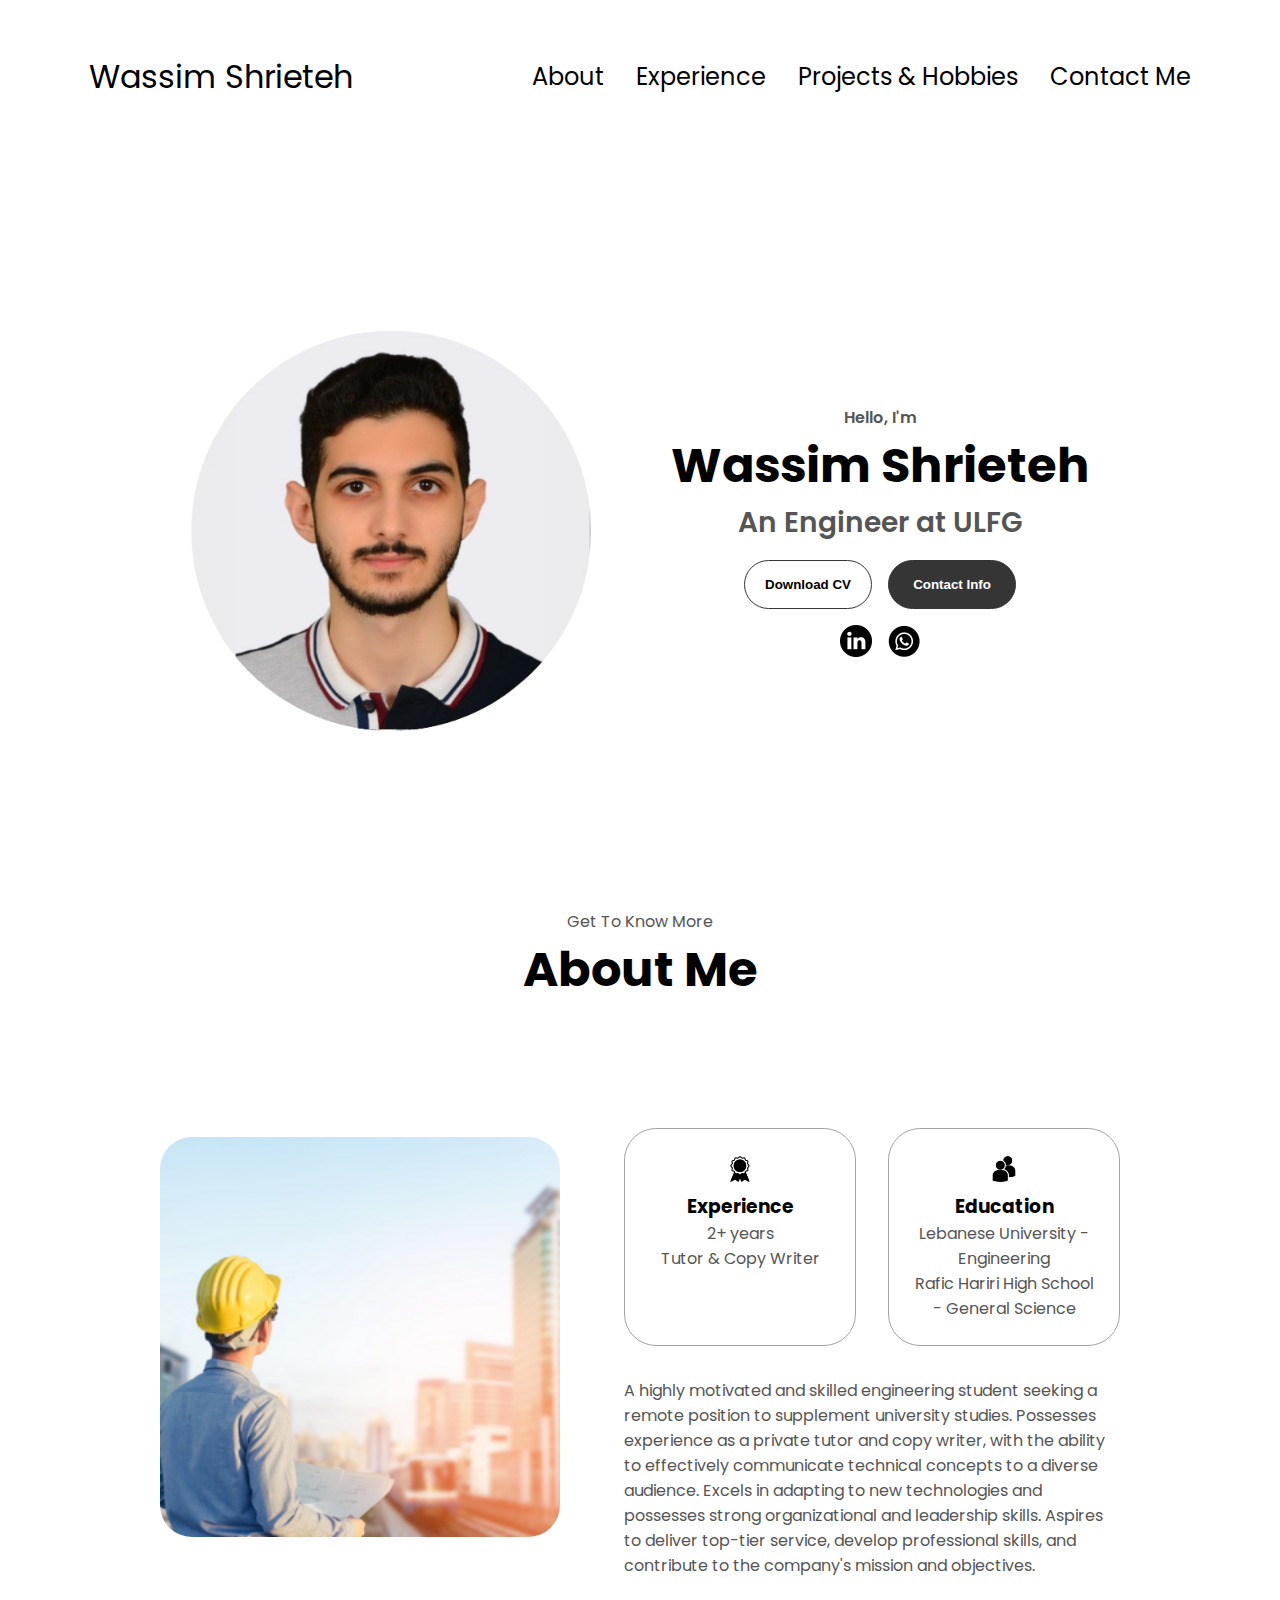
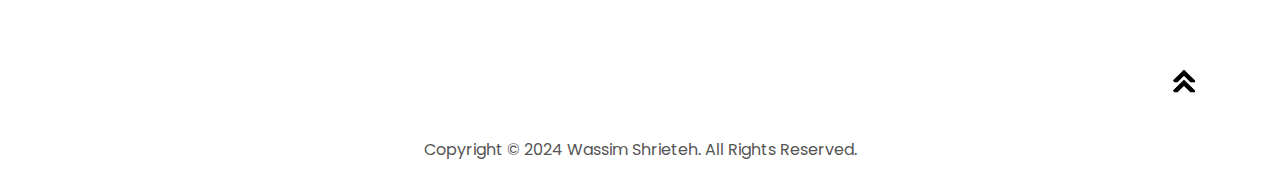
<file: index.html>
<!DOCTYPE html>
<html lang="en">
<head>
    <meta charset="UTF-8">
    <meta name="viewport" content="width=device-width, initial-scale=1.0">
    <title>Portfolio</title>
    <link rel="stylesheet" href="styles.css">
    </head>
<body>
        <nav id="desktop-nav">
        <div class="logo">Wassim Shrieteh</div>
        <div>
            <ul class="nav-links">
                <li><a href="#about">About</a></li>
                <li><a href="experience.html">Experience</a></li>
                <li><a href="projects.html">Projects & Hobbies</a></li>
                <li><a href="contactme.html">Contact Me</a></li>
            </ul>
        </div>
    </nav>
    <section id="profile">
        <div class="section__pic-container">
            <img src="./assets/profile-pic.png"/>
        </div>
        <div class="section__text">
            <p class="section__text__p1">Hello, I'm</p>
            <h1 class="title">Wassim Shrieteh</h1>
            <p class="section__text__p2">An Engineer at ULFG</p>
            <div class="btn-container">
                <button class="btn btn-color-2" onclick="window.open('./assets/my CV is not ready')">
                Download CV
                </button>
                <button class="btn btn-color-1" onclick="location.href='contactme.html'">
                    Contact Info
                    </button>
            </div>
            <div id="socials-container">
                <img
                src="./assets/linkedin.png"
                alt="My LinkedIn profile"
                class="icon"
                onclick="location.href='https://www.linkedin.com/in/wassim-shrieteh/'"
                />
                <img
                src="./assets/whatsapp.png"
                alt="My Whatsapp"
                class="icon"
                onclick="location.href='https://wa.me/96176373972'"
              />
            </div>
        </div>

    </section>
    <section id="about">
        <p class="section__text__p1">Get To Know More</p>
        <h1 class="title">About Me</h1>
        <div class="section-container">
            <div class="section__pic-container">
                <img
                src="./assets/about-pic.png"
                alt="Profile picture"
                class="about-pic"
              />
            </div>
            <div class="about-details-container">
              <div class="about-containers">
                <div class="details-container">
                  <img
                    src="./assets/experience.png"
                    alt="Experience icon"
                    class="icon"
                  />
                  <h3>Experience</h3>
                  <p>2+ years <br />Tutor & Copy Writer</p>
                </div>
                <div class="details-container">
                  <img
                    src="./assets/education.png"
                    alt="Education icon"
                    class="icon"
                  />
                  <h3>Education</h3>
                  <p>Lebanese University - Engineering<br />Rafic Hariri High School - General Science</p>
                </div>
              </div>
              <div class="text-container">
                <p>
                    A highly motivated and skilled engineering student seeking a remote position to supplement university studies. Possesses experience as a private tutor and copy writer, with the ability to effectively communicate technical concepts to a diverse audience. Excels in adapting to new technologies and possesses strong organizational and leadership skills. Aspires to deliver top-tier service, develop professional skills, and contribute to the company's mission and objectives.
                </p>
              </div>
            </div>
          </div>
          <img
        src="./assets/arrow.png"
        alt="Arrow icon"
        class="icon arrow"
        onclick="location.href='index.html'"
      />
        </section>
        
    </section>
    <footer>
        <p>Copyright &#169; 2024 Wassim Shrieteh. All Rights Reserved.</p>
      </footer>
</body>
</html>
</file>
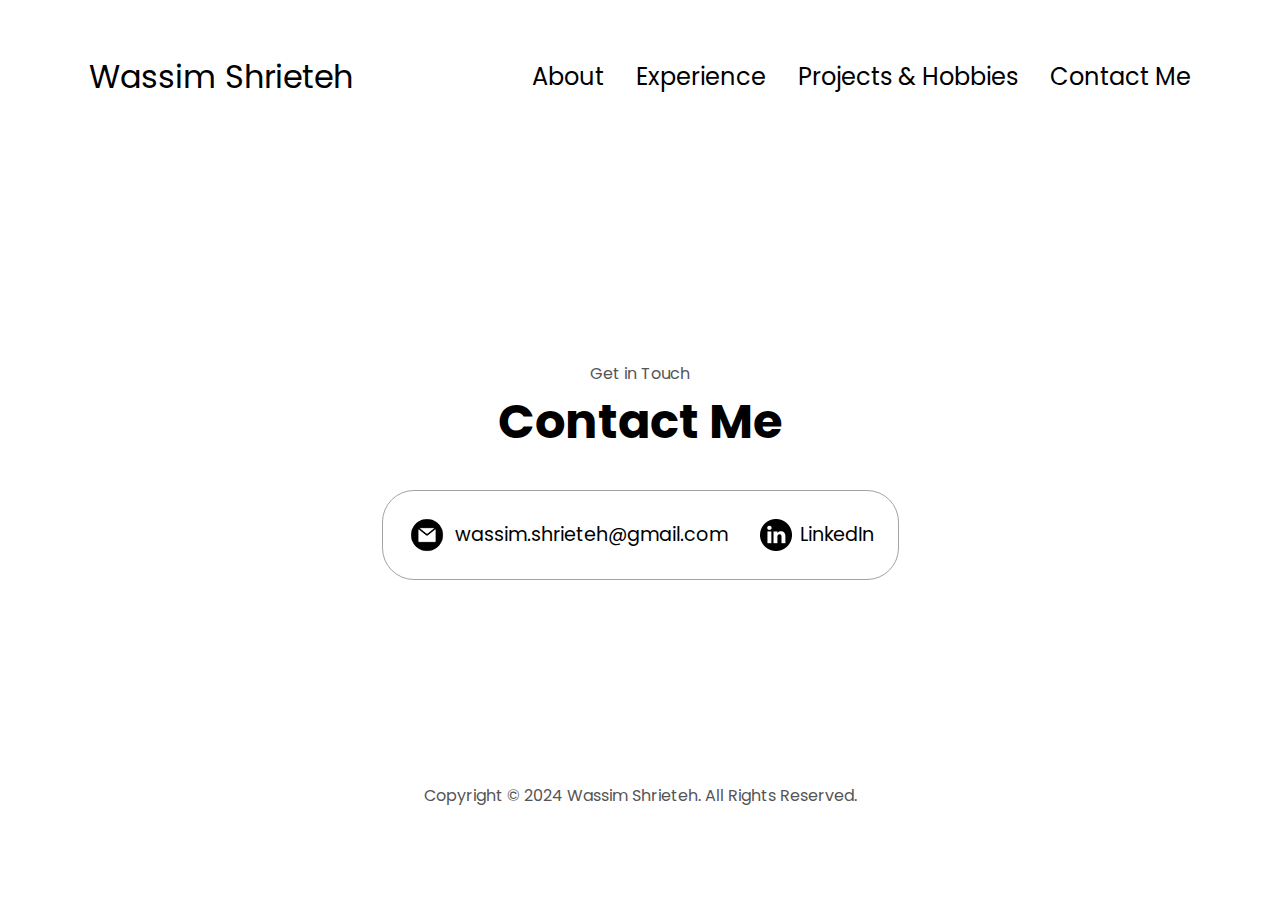
<file: contactme.html>
<!DOCTYPE html>
<html lang="en">
<head>
    <meta charset="UTF-8">
    <meta name="viewport" content="width=device-width, initial-scale=1.0">
    <title>Contact Me</title>
    <link rel="stylesheet" href="styles.css">
   </head>
<body>
    <nav id="desktop-nav">
        <div class="logo">Wassim Shrieteh</div>
        <div>
            <ul class="nav-links">
                <li><a href="index.html">About</a></li>
                <li><a href="experience.html">Experience</a></li>
                <li><a href="projects.html">Projects & Hobbies</a></li>
                <li><a href="contactme.html">Contact Me</a></li>
            </ul>
        </div>
    </nav>
    <section id="contact">
        <p class="section__text__p1">Get in Touch</p>
        <h1 class="title">Contact Me</h1>
        <div class="contact-info-upper-container">
          <div class="contact-info-container">
            <img
              src="./assets/email.png"
              alt="Email icon"
              class="icon contact-icon email-icon"
            />
            <p><a href="mailto:examplemail@gmail.com">wassim.shrieteh@gmail.com</a></p>
          </div>
          <div class="contact-info-container">
            <img
              src="./assets/linkedin.png"
              alt="LinkedIn icon"
              class="icon contact-icon"
            />
            <p><a href="https://www.linkedin.com/in/wassim-shrieteh/">LinkedIn</a></p>
          </div>
        </div>
      </section>
      <footer>
        <p>Copyright &#169; 2024 Wassim Shrieteh. All Rights Reserved.</p>
      </footer>
</body>
</html>
</file>
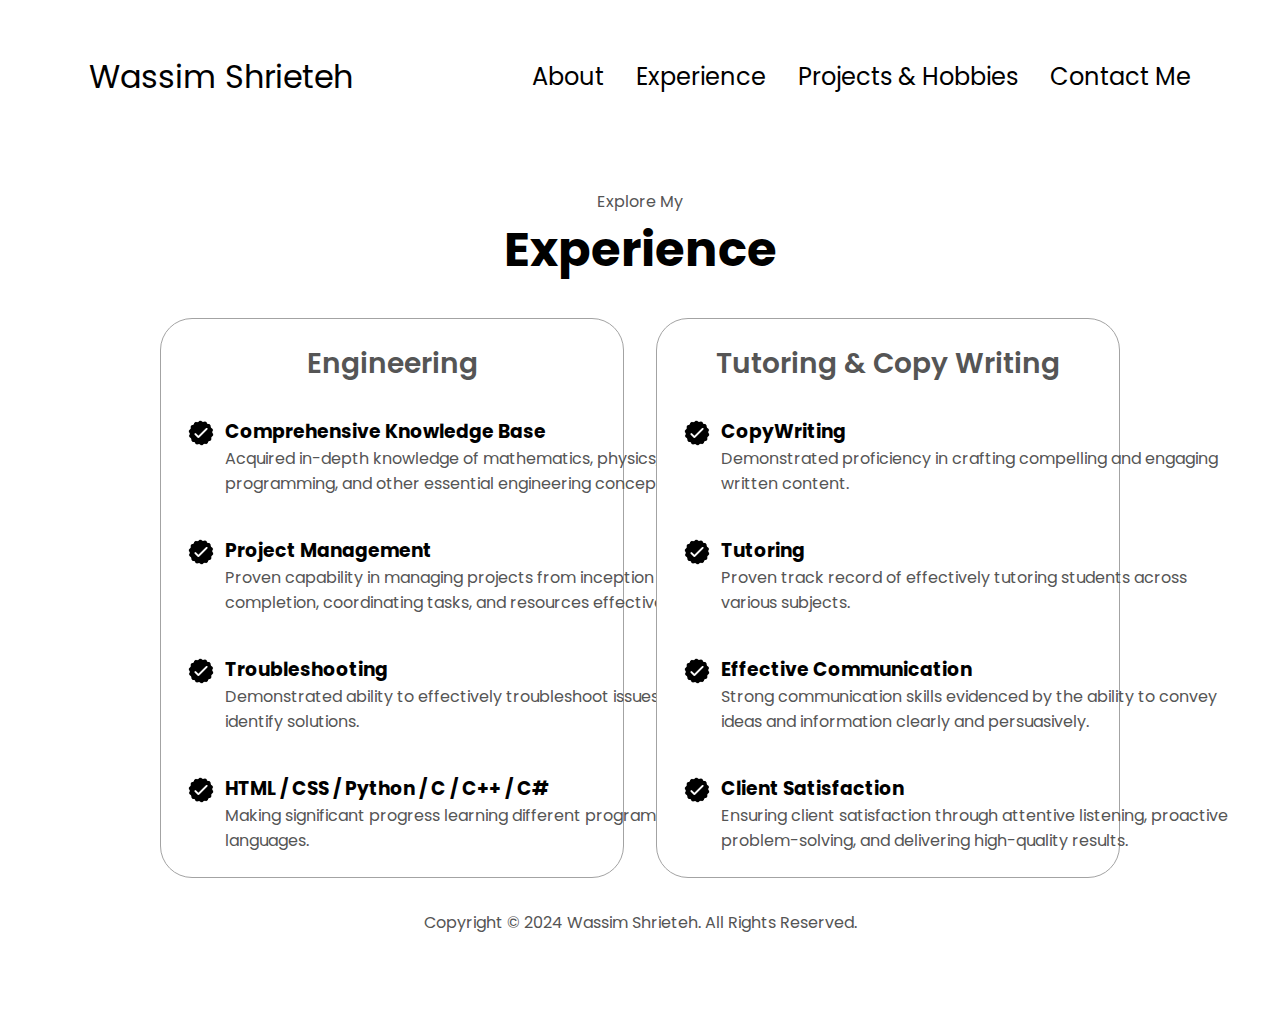
<file: experience.html>
<!DOCTYPE html>
<html lang="en">
<head>
    <meta charset="UTF-8">
    <meta name="viewport" content="width=device-width, initial-scale=1.0">
    <title>Experience</title>
    <link rel="stylesheet" href="styles.css">
</head>
<body>
    <nav id="desktop-nav">
        <div class="logo">Wassim Shrieteh</div>
        <div>
            <ul class="nav-links">
                <li><a href="index.html">About</a></li>
                <li><a href="experience.html">Experience</a></li>
                <li><a href="projects.html">Projects & Hobbies</a></li>
                <li><a href="contactme.html">Contact Me</a></li>
            </ul>
        </div>
    </nav>
    <section id="experience">
        <p class="section__text__p1">Explore My</p>
        <h1 class="title">Experience</h1>
        <div class="experience-details-container">
          <div class="about-containers">
            <div class="details-container">
              <h2 class="experience-sub-title">Engineering</h2>
              <div class="article-container">
                <article>
                  <img
                    src="./assets/checkmark.png"
                    alt="Checkmark icon"
                    class="icon"
                  />
                  <div>
                    <h3>Comprehensive Knowledge Base</h3>
                    <p class="p__experience">Acquired in-depth knowledge of mathematics, physics,<br> programming, and other essential engineering concepts.</p>
                  </div>
                </article>
                <article>
                  <img
                    src="./assets/checkmark.png"
                    alt="Experience icon"
                    class="icon"
                  />
                  <div>
                    <h3 class="h3__experience">Project Management</h3>
                    <p class="p__experience">Proven capability in managing projects from inception to <br> completion, coordinating tasks, and resources effectively.</p>
                  </div>
                </article>
                
                <article>
                  <img
                    src="./assets/checkmark.png"
                    alt="Experience icon"
                    class="icon"
                  />
                  <div>
                    <h3 class="h3__experience">Troubleshooting</h3>
                    <p class="p__experience">Demonstrated ability to effectively troubleshoot issues and <br> identify solutions.</p>
                  </div>
                </article>
                <article>
                  <img
                    src="./assets/checkmark.png"
                    alt="Experience icon"
                    class="icon"
                  />
                  <div>
                    <h3 class="h3__experience">HTML / CSS / Python / C / C++ / C#</h3>
                    <p class="p__experience">Making significant progress learning different programming <br> languages.</p>
                  </div>
                </article>
                
              </div>
            </div>
            <div class="details-container">
              <h2 class="experience-sub-title">Tutoring & Copy Writing</h2>
              <div class="article-container">
                <article>
                  <img
                    src="./assets/checkmark.png"
                    alt="Experience icon"
                    class="icon"
                  />
                  <div>
                    <h3 class="h3__experience">CopyWriting</h3>
                    <p class="p__experience">Demonstrated proficiency in crafting compelling and engaging<br> written content.</p>
                  </div>
                </article>
                <article>
                  <img
                    src="./assets/checkmark.png"
                    alt="Experience icon"
                    class="icon"
                  />
                  <div>
                    <h3 class="h3__experience">Tutoring</h3>
                    <p class="p__experience">Proven track record of effectively tutoring students across <br>various subjects.</p>
                  </div>
                </article>
                <article>
                  <img
                    src="./assets/checkmark.png"
                    alt="Experience icon"
                    class="icon"
                  />
                  <div>
                    <h3 class="h3__experience">Effective Communication</h3>
                    <p class="p__experience">Strong communication skills evidenced by the ability to convey<br> ideas and information clearly and persuasively.</p>
                  </div>
                </article>
                <article>
                  <img
                    src="./assets/checkmark.png"
                    alt="Experience icon"
                    class="icon"
                  />
                  <div>
                    <h3 class="h3__experience">Client Satisfaction</h3>
                    <p class="p__experience">Ensuring client satisfaction through attentive listening, proactive<br> problem-solving, and delivering high-quality results.</p>
                  </div>
                </article>
              </div>
            </div>
          </div>
        </div>
        <footer>
            <p>Copyright &#169; 2024 Wassim Shrieteh. All Rights Reserved.</p>
          </footer>
      </section>
</body>
</html>
</file>
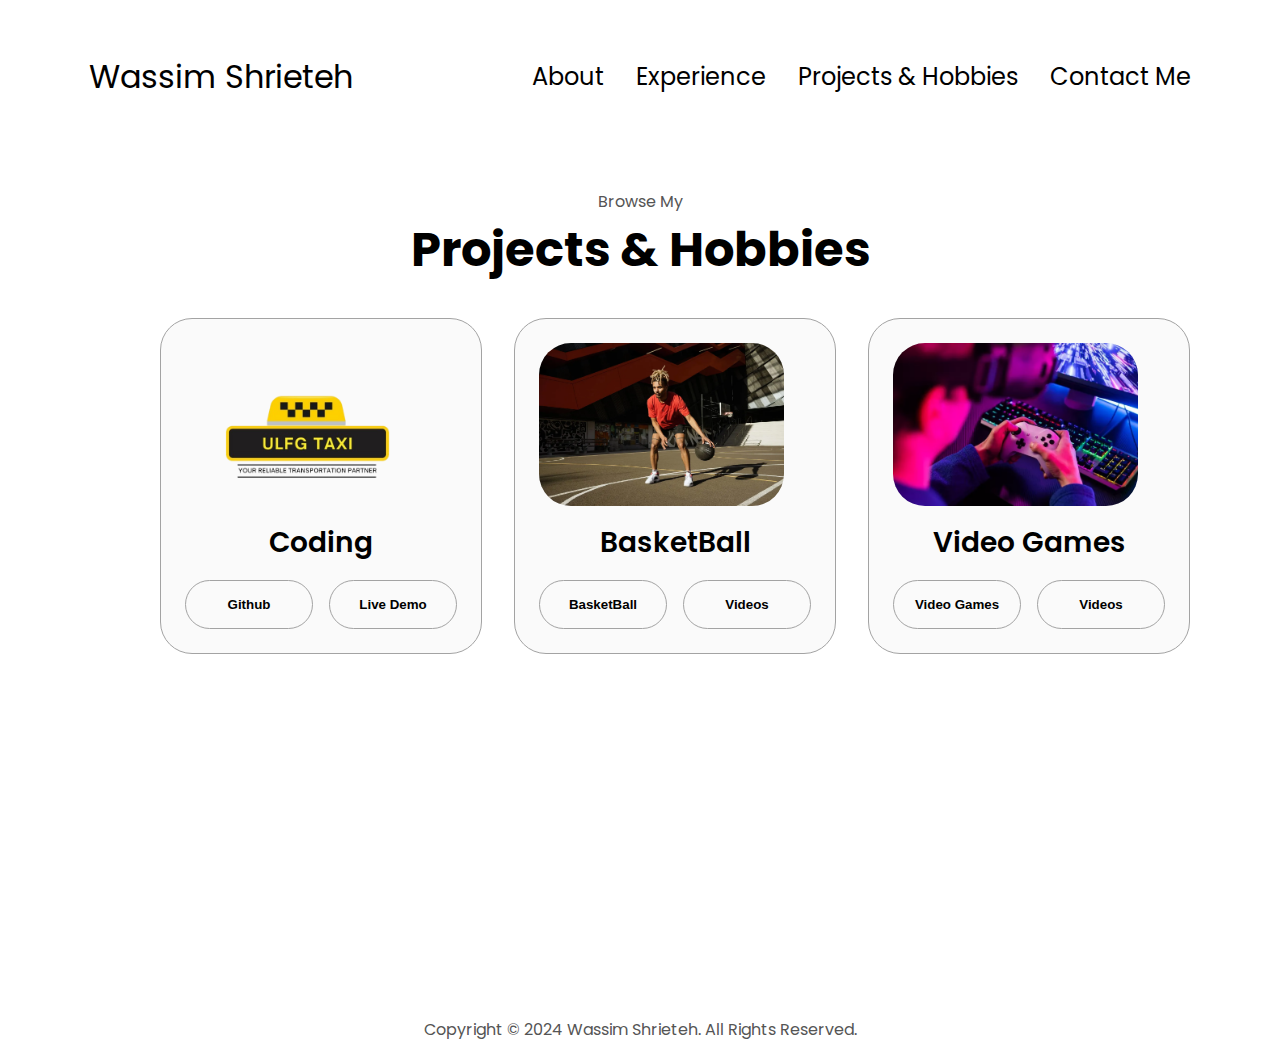
<file: projects.html>
<!DOCTYPE html>
<html lang="en">
<head>
    <meta charset="UTF-8">
    <meta name="viewport" content="width=device-width, initial-scale=1.0">
    <title>Projects & Hobbies</title>
    <link rel="stylesheet" href="styles.css">
</head>
<body>
  <nav id="desktop-nav">
    <div class="logo">Wassim Shrieteh</div>
    <div>
        <ul class="nav-links">
            <li><a href="index.html">About</a></li>
            <li><a href="experience.html">Experience</a></li>
            <li><a href="projects.html">Projects & Hobbies</a></li>
            <li><a href="contactme.html">Contact Me</a></li>
        </ul>
    </div>
</nav>
    <section id="projects">
        <p class="section__text__p1">Browse My</p>
        <h1 class="title">Projects & Hobbies</h1>
        <div class="experience-details-container">
          <div class="about-containers">
            <div class="details-container color-container">
              <div class="article-container">
                <img
                  src="./assets/project-1.png"
                  alt="Project 1"
                  class="project-img"
                />
              </div>
              <h2 class="experience-sub-title project-title">Coding</h2>
              <div class="btn-container">
                <button
                  class="btn btn-color-2 project-btn"
                  onclick="location.href='https://wassim-sh.github.io/assignment_1/'" 
                >
                  Github
                </button>
                <button
                  class="btn btn-color-2 project-btn"
                  onclick="location.href='https://wassim-sh.github.io/assignment_1/'"
                >
                  Live Demo
                </button>
              </div>
            </div>
            <div class="details-container color-container">
              <div class="article-container">
                <img
                  src="./assets/project-2.png"
                  alt="Project 2"
                  class="project-img"
                />
              </div>
              <h2 class="experience-sub-title project-title">BasketBall</h2>
              <div class="btn-container">
                <button
                  class="btn btn-color-2 project-btn"
                  onclick="location.href='https://en.wikipedia.org/wiki/Basketball'"
                >
                  BasketBall
                </button>
                <button
                  class="btn btn-color-2 project-btn"
                  onclick="location.href='https://www.youtube.com/results?search_query=basketball'"
                >
                  Videos
                </button>
              </div>
            </div>
            <div class="details-container color-container">
              <div class="article-container">
                <img
                  src="./assets/project-3.png"
                  alt="Project 3"
                  class="project-img"
                />
              </div>
              <h2 class="experience-sub-title project-title">Video Games</h2>
              <div class="btn-container">
                <button
                  class="btn btn-color-2 project-btn"
                  onclick="location.href='https://en.wikipedia.org/wiki/Video_game'"
                >
                  Video Games
                </button>
                <button
                  class="btn btn-color-2 project-btn"
                  onclick="location.href='https://www.youtube.com/results?search_query=pc+games'"
                >
                  Videos
                </button>
              </div>
            </div>
          </div>
        </div>
       
      </section>
      <footer>
        <p>Copyright &#169; 2024 Wassim Shrieteh. All Rights Reserved.</p>
      </footer>
</body>
</html>
</file>
<file: styles.css>
@import url("https://fonts.googleapis.com/css2?family=Poppins:wght@300;400;500;600&display=swap");

* {
    margin: 0;
    padding: 0;
  }
  
  body {
    font-family: "Poppins", sans-serif;
  }
  
  html {
    scroll-behavior: smooth;
  }
  
  p {
    color: rgb(85, 85, 85);
  }
  
  
  a,
  .btn {
    transition: all 300ms ease;
  }
  
 
  
  nav,
  .nav-links {
    display: flex;
  }
  
  nav {
    justify-content: space-around;
    align-items: center;
    height: 17vh;
  }
  
  .nav-links {
    gap: 2rem;
    list-style: none;
    font-size: 1.5rem;
  }
  
  a {
    color: black;
    text-decoration: none;
    text-decoration-color: white;
  }
  
  a:hover {
    color: grey;
    text-decoration: underline;
    text-underline-offset: 1rem;
    text-decoration-color: rgb(181, 181, 181);
  }
  
  .logo {
    font-size: 2rem;
  }
  
  .logo:hover {
    cursor: default;
  }
 
  
  section {
    padding-top: 4vh;
    height: 96vh;
    margin: 0 10rem;
    box-sizing: border-box;
    min-height: fit-content;
  }
  
  .section-container {
    display: flex;
  }
  
 
  
  #profile {
    display: flex;
    justify-content: center;
    gap: 5rem;
    height: 80vh;
  }
  
  .section__pic-container {
    display: flex;
    height: 400px;
    width: 400px;
    margin: auto 0;
  }
  
  .section__text {
    align-self: center;
    text-align: center;
  }
  
  .section__text p {
    font-weight: 600;
  }
  
  .section__text__p1 {
    text-align: center;
  }
  
  .section__text__p2 {
    font-size: 1.75rem;
    margin-bottom: 1rem;
  }
  
  .title {
    font-size: 3rem;
    text-align: center;
  }
  
  #socials-container {
    display: flex;
    justify-content: center;
    margin-top: 1rem;
    gap: 1rem;
  }
  

  
  .icon {
    cursor: pointer;
    height: 2rem;
  }
  
  
  
  .btn-container {
    display: flex;
    justify-content: center;
    gap: 1rem;
  }
  
  .btn {
    font-weight: 600;
    transition: all 300ms ease;
    padding: 1rem;
    width: 8rem;
    border-radius: 2rem;
  }
  
  .btn-color-1,
  .btn-color-2 {
    border: rgb(53, 53, 53) 0.1rem solid;
  }
  
  .btn-color-1:hover,
  .btn-color-2:hover {
    cursor: pointer;
  }
  
  .btn-color-1,
  .btn-color-2:hover {
    background: rgb(53, 53, 53);
    color: white;
  }
  
  .btn-color-1:hover {
    background: rgb(0, 0, 0);
  }
  
  .btn-color-2 {
    background: none;
  }
  
  .btn-color-2:hover {
    border: rgb(255, 255, 255) 0.1rem solid;
  }
  
  .btn-container {
    gap: 1rem;
  }
  

  
  #about {
    position: relative;
  }
  
  .about-containers {
    gap: 2rem;
    margin-bottom: 2rem;
    margin-top: 2rem;
  }
  
  .about-details-container {
    justify-content: center;
    flex-direction: column;
  }
  
  .about-containers,
  .about-details-container {
    display: flex;
  }
  
  .about-pic {
    border-radius: 2rem;
  }
  
  .arrow {
    position: absolute;
    right: -5rem;
    bottom: 2.5rem;
  }
 
  .details-container {
    padding: 1.5rem;
    flex: 1;
    background: white;
    border-radius: 2rem;
    border: rgb(53, 53, 53) 0.1rem solid;
    border-color: rgb(163, 163, 163);
    text-align: center;
  }
  
  .section-container {
    gap: 4rem;
    height: 80%;
  }
  
  .section__pic-container {
    height: 400px;
    width: 400px;
    margin: auto 0;
  }
  

  
  #experience {
    position: relative;
  }

  .p__experience {
    color: rgb(85, 85, 85);
    width: 600px;
  }

  .h3__experience{
    width: 600px;
  }
  
  .experience-sub-title {
    color: rgb(85, 85, 85);
    font-weight: 600;
    font-size: 1.75rem;
    margin-bottom: 2rem;
  }
  
  .experience-details-container {
    display: flex;
    justify-content: center;
    flex-direction: column;
  }
  
  .article-container {
    display: flex;
    text-align: initial;
   
    flex-direction: column;
    gap: 2.5rem;
    justify-content: space-around;
  }
  
  article {
    display: flex;
    width: 1rem;
    justify-content: space-around;
    gap: 0.5rem;
  }
  
  article .icon {
    cursor: default;
  }
  
  
  #projects {
    position: relative;
  }
  
  .color-container {
    border-color: rgb(163, 163, 163);
    background: rgb(250, 250, 250);
  }
  
  .project-img {
    border-radius: 2rem;
    width: 90%;
    height: 90%;
  }
  
  .project-title {
    margin: 1rem;
    color: black;
  }
  
  .project-btn {
    color: black;
    border-color: rgb(163, 163, 163);
  }
  
  
  #contact {
    display: flex;
    justify-content: center;
    flex-direction: column;
    height: 70vh;
  }
  
  .contact-info-upper-container {
    display: flex;
    justify-content: center;
    border-radius: 2rem;
    border: rgb(53, 53, 53) 0.1rem solid;
    border-color: rgb(163, 163, 163);
    background: (250, 250, 250);
    margin: 2rem auto;
    padding: 0.5rem;
  }
  
  .contact-info-container {
    display: flex;
    align-items: center;
    justify-content: center;
    gap: 0.5rem;
    margin: 1rem;
  }
  
  .contact-info-container p {
    font-size: larger;
  }
  
  .contact-icon {
    cursor: default;
  }
  
  .email-icon {
    height: 2.5rem;
  }
  
  
  footer {
    height: 5vh;
    margin: 0 1rem;
  }
  
  footer p {
    text-align: center;
  }
</file>
